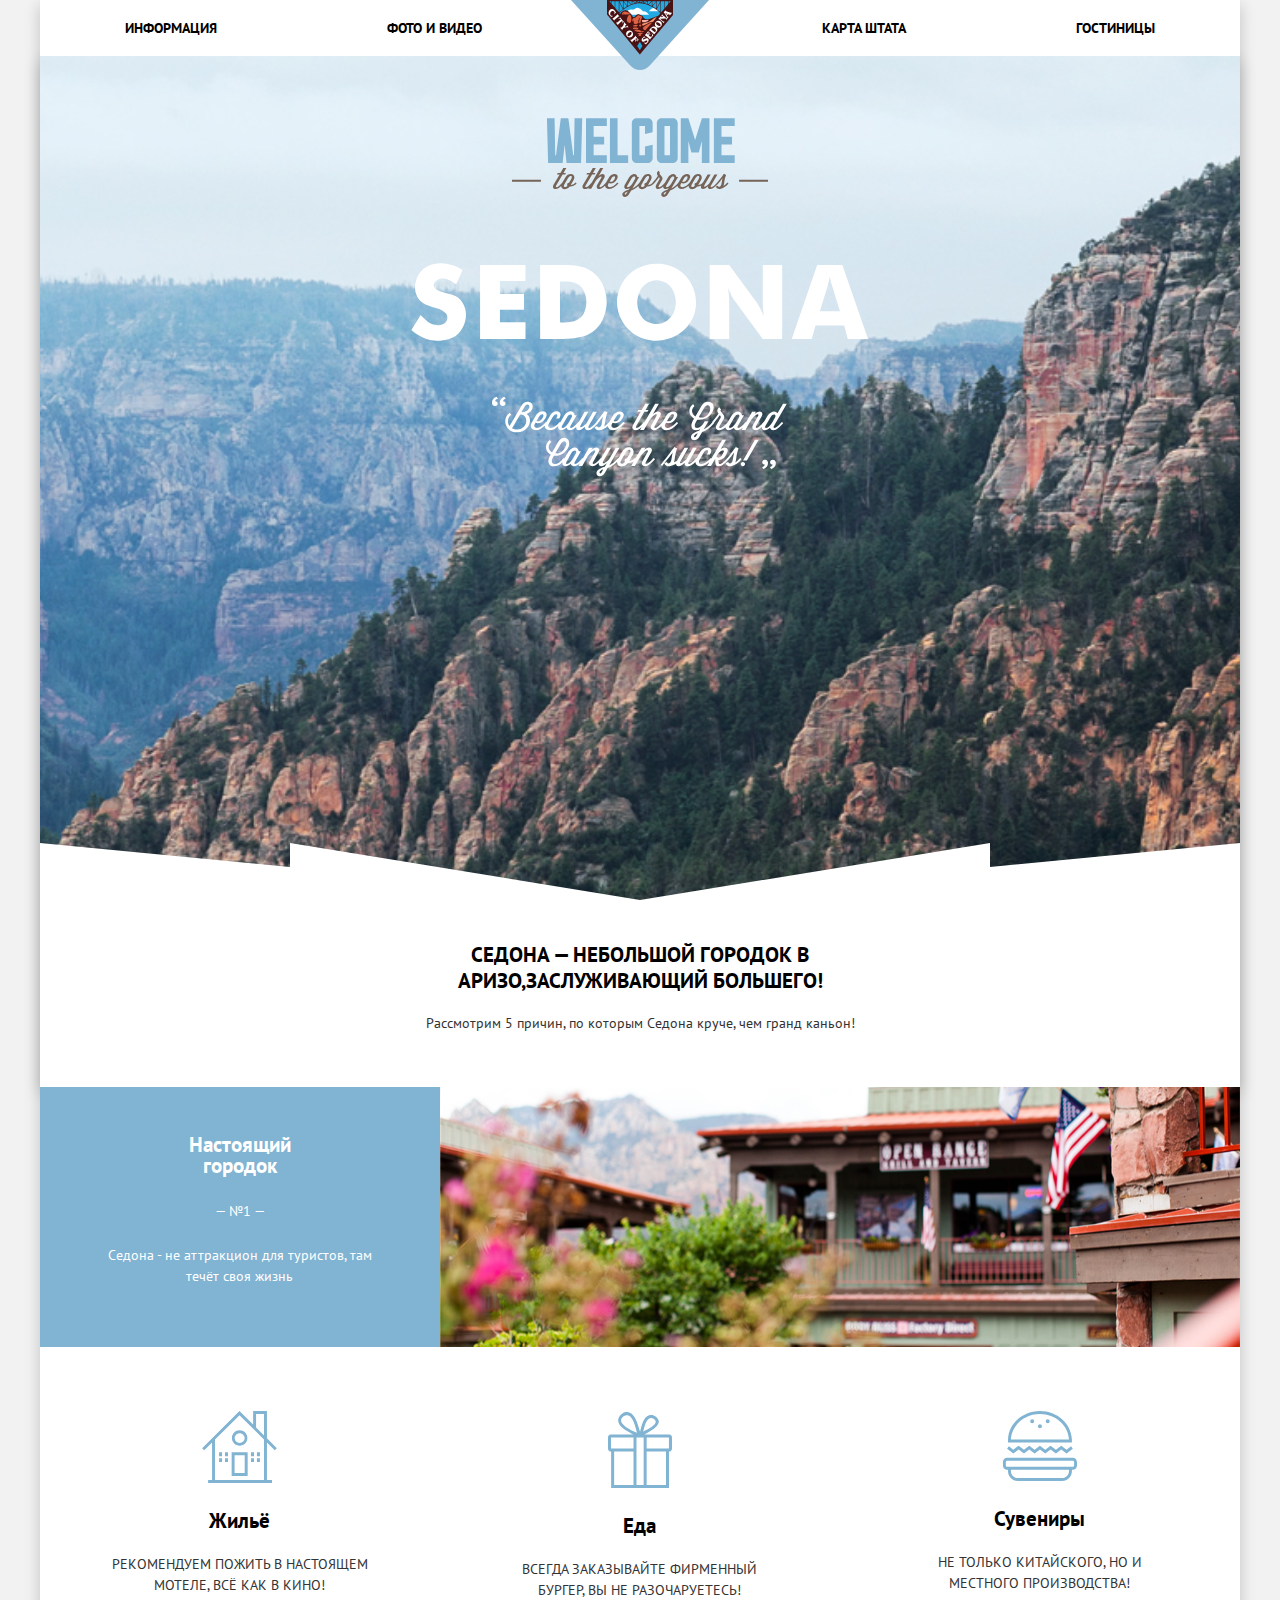
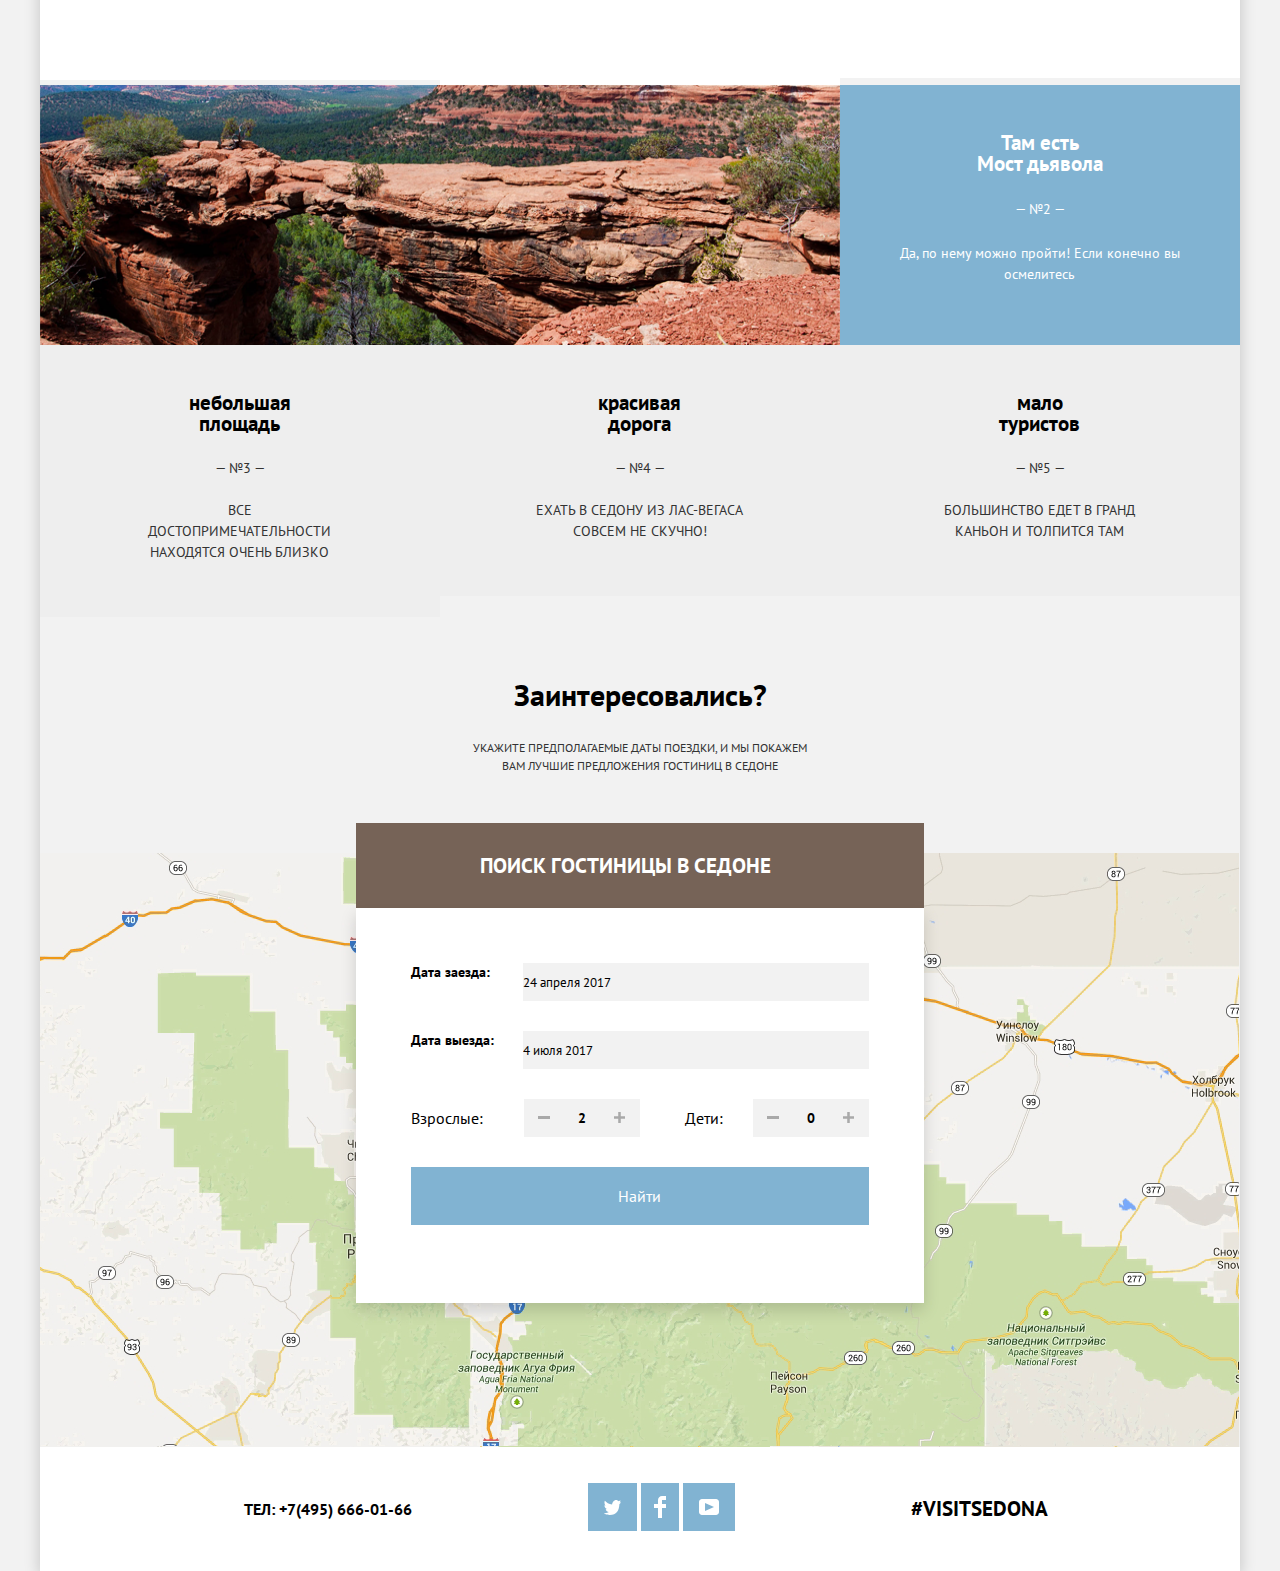
<file: index.html>
<!doctype html>
<html lang="en">
<head>
    <meta charset="UTF-8">
    <meta name="viewport" content="width=device-width, initial-scale=1.0">
    <title>Document</title>
    <link rel="stylesheet" href="css/style.css">
    <link rel="preconnect" href="https://fonts.googleapis.com">
    <link rel="preconnect" href="https://fonts.gstatic.com" crossorigin>
    <link href="https://fonts.googleapis.com/css2?family=PT+Sans:wght@400;700&display=swap" rel="stylesheet">
    <link rel="stylesheet" href="css/media.css">
</head>
<body>
<div class="container">
    <header>
        <div id="header-ul" class="secona-flex">

            <a class="secona-link" href="#">Информация</a>
            <a class="secona-link" href="#foto">Фото и видео</a>
            <span class="secona-link"> </span>
            <a class="secona-link" href="#">Карта штата</a>
            <a class="secona-link" href="hotels.html">Гостиницы</a>
        </div>


        <a class="secona-link" href="#"><img class="logo-img" src="images/logo.svg" alt="logo"></a>

        <button id="mobile-menu" class="burger-menu">
            <img class="menu-burger-white" src="images/burger-blackk.png" alt="menu">
        </button>
    </header>

    <div class="container">
        <div class="hero">
            <div class="sedona-margin">
                <img class="welcome" src="images/shapes.svg" alt="svg">
                <br>
                <img class="logo-sedona" src="images/Shape%20(1).svg" alt="shape">
                <br>
                <img class="sedona-img" src="images/Shape%20(2).svg" alt="sape">
                <img class="block-img" src="images/Shape.svg" alt="group">
            </div>
        </div>

        <div class="white-fon">
            <div class="center-text">
                <div class="sedona-text">Седона — небольшой городок в Аризо,заслуживающий большего!</div>

                <div class="sedona-text2">Рассмотрим 5 причин, по которым Седона круче, чем гранд каньон!</div>
            </div>
        </div>
    </div>

    <div id="foto" class="row">
        <div class="col-33">
            <div class="blue-fon">
                <div class="text-new">Настоящий
                    городок
                </div>
                <p class="p-text">— №1 —</p>
                <p class="p-sedona">Седона - не аттракцион для туристов, там
                    течёт своя жизнь</p>
            </div>
        </div>
        <div class="col-66">
            <img class="col-img" src="images/korea.png" alt="kor">
        </div>

        <div class="col-4">
            <div class="center-home">
                <img class="margin-home" src="images/icon-1.svg" alt="icon">
                <h2>Жильё</h2>
                <p class="text-home">Рекомендуем пожить в настоящем мотеле, всё как в кино!</p>
            </div>
        </div>
        <div class="col-4">
            <div class="center-home">
                <img class="margin-home" src="images/icon-2.svg" alt="icon">
                <h2>Еда</h2>
                <p class="text-home">Всегда заказывайте фирменный бургер, вы не разочаруетесь!</p>
            </div>
        </div>
        <div class="col-4">
            <div class="center-home">
                <img class="margin-home" src="images/icon-3.svg" alt="icon">
                <h2>Сувениры</h2>
                <p class="text-home">Не только китайского, но и местного
                    производства!</p>
            </div>
        </div>

        <div class="col-66">
            <img class="col-img" src="images/gory.png" alt="gor">
        </div>

        <div class="col-33">
            <div class="blue-fon">
                <div class="text-new2">Там есть
                    Мост дьявола
                </div>
                <p class="p-text">— №2 —</p>
                <p class="p-sedona">Да, по нему можно пройти! Если конечно
                    вы осмелитесь</p>
            </div>
        </div>

        <div class="col-4">
            <div class="center-home-2">
                <div class="text-gory">
                    небольшая
                    площадь
                </div>
                <p class="text-p">— №3 —</p>
                <p class="gory-text">все достопримечательности
                    находятся очень близко</p>
            </div>
        </div>
        <div class="col-4">
            <div class="center-home-2">
                <div class="text-gory">
                    красивая
                    дорога
                </div>
                <p class="text-p">— №4 —</p>
                <p class="gory-text">ехать в седону из лас-вегаса совсем
                    не скучно!</p>
            </div>
        </div>
        <div class="col-4">
            <div class="center-home-2">
                <div class="text-gory">
                    мало
                    туристов
                </div>
                <p class="text-p">— №5 —</p>
                <p class="gory-text">большинство едет в гранд каньон
                    и толпится там</p>
            </div>
        </div>
    </div>

    <div class="text-box">

        <div class="interes-text">Заинтересовались?</div>
        <p class="box-text-box">Укажите предполагаемые даты поездки,
            и мы покажем вам лучшие предложения гостиниц в седоне</p>
    </div>

    <div class="map-png">

        <div class="grey-bac">
            <p class="info-text">ПОИСК ГОСТИНИЦЫ В седоне</p>
        </div>
        <div class="input-fon">
            <label class="label-input">Дата заезда:<input class="input-value" value="24 апреля 2017"
                                                          type="text"></label>
            <label class="label-input">Дата выезда:<input class="input-value" value="4 июля 2017" type="text"></label>


            <div class="test">

                <div class="people-button-box">
                    <div class="adults-block">
                        <label for="adult-input">Взрослые:</label>
                        <div class="input-box">
                            <button class="minus" type="button"></button>
                            <input readonly value="2" id="adult-input" type="text">
                            <button class="plus" type="button"></button>
                        </div>


                    </div>

                    <div class="adults-block">
                        <label class="label-child" for="adult-input1">Дети:</label>
                        <div class="input-box">
                            <button class="minus" type="button"></button>
                            <input readonly value="0" id="adult-input1" type="text">
                            <button class="plus" type="button"></button>
                        </div>


                    </div>


                </div>
            </div>


            <button class="buttuon-poisk"> Найти</button>
        </div>
    </div>

    <footer>
        <div class="block-footer-1">

            <a class="tel-href" href="tel:+7(495) 666-01-66">ТЕЛ: +7(495) 666-01-66</a>
            <div>
                <a href="https://twitter.com/?lang=ru"><img class="twiter" src="images/twit.svg" alt="tw"></a>

                <a href="https://www.facebook.com/v6.0/dialog/oauth/read/"><img class="twiter-face"
                                                                                src="images/insta.svg" alt="tw"></a>

                <a href="https://www.youtube.com/"><img class="twiter" src="images/youyube.svg" alt="tw"></a>

            </div>


            <div class="visitsedona">#visitSEDONA</div>


        </div>


    </footer>


</div>
<script src="js/script.js"></script>
</body>
</html>
</file>
<file: css/style.css>
* {
  box-sizing: border-box;
  padding: 0;
  margin: 0;
  font-family: "PT Sans", sans-serif;
}

body {
  background: #F2F2F2;
}

header {
  position: sticky;
  top: 0;
  z-index: 99;
}

.burger-menu {
  display: none;
  background: none;
  border: none;
  width: 80px;
  color: white;
}

.menu-burger-white {
  background: none;
  border: none;
  width: 80px;
  color: white;
}

.container {
  max-width: 1200px;
  margin: 0 auto;
  box-shadow: 0 5px 15px rgba(0, 1, 1, 0.2);
}

.secona-flex {
  background: #FFFFFF;
  display: flex;
}

.secona-link {
  color: #000000;
  font-size: 14px;
  line-height: 26px;
  text-decoration: none;
  padding: 15px 0 15px;
  margin: 0 auto;
  font-weight: bold;
  text-transform: uppercase;
}

.logo-img {
  position: absolute;
  top: 0;
  left: 0;
  right: 0;
  margin: 0 auto;
}

.hero {
  background: url("../images/background-photo.png") center/cover;
  padding: 62px 0 90px;
  height: calc(100vh - 56px);
  position: relative;
}

.sedona-margin {
  text-align: center;
}

.logo-sedona {
  margin-bottom: 62px;
}

.block-img {
  position: absolute;
  bottom: 0;
  left: 0;
  right: 0;
}

.white-fon {
  padding: 42px 0 51px;
  background: #FFFFFF;
}

.sedona-text {
  width: 470px;
  color: #000000;
  font-weight: bold;
  font-size: 21px;
  line-height: 26px;
  margin: 0 auto 16px;
  text-transform: uppercase;
}

.sedona-text2 {
  color: #333333;
  font-size: 14px;
  line-height: 26px;
}

.center-text {
  text-align: center;
  margin: 0 auto;
}

.row {
  display: flex;
  flex-wrap: wrap;
}

.col-33 {
  width: 33.333%;
  background: #81B3D2;
  text-align: center;
}
.col-66 {
  width: 66.666%;
}
.col-4 {
  width: 33.333%;
  padding: -10px;
}

.blue-fon {
  padding: 47px 0 54px;
}

.text-new {
  font-weight: bold;
  font-size: 21px;
  line-height: 21px;
  color: #FFFFFF;
  width: 122px;
  margin: 0 auto 25px;
}

.p-text {
  font-size: 14px;
  line-height: 21px;
  text-align: center;
  text-transform: uppercase;
  color: #FFFFFF;
  margin-bottom: 23px;
}

.p-sedona {
  color: #FFFFFF;
  font-size: 14px;
  line-height: 21px;
  width: 280px;
  margin: 0 auto;
}

.col-img {
  height: 100%;
  width: 100%;
}

.col-4 {
  width: 33.333%;
  padding: -10px;
}

h2 {
  font-weight: bold;
  font-size: 21px;
  color: #000000;
  margin-bottom: 20px;
}

.center-home {
  text-align: center;
  margin: 0 auto;
  padding: 64px 0 84px;
  background: #FFFFFF;
}

.margin-home {
  margin-bottom: 20px;
}

.text-home {
  width: 260px;
  margin: 0 auto;
  font-size: 14px;
  line-height: 21px;
  color: #333333;
  text-transform: uppercase;
}

.text-new2 {
  width: 127px;
  font-weight: bold;
  font-size: 21px;
  color: #FFFFFF;
  line-height: 21px;
  margin: 0 auto 25px;
}

.center-home-2 {
  padding: 47px 0 54px;
  text-align: center;
  margin: 0 auto;
  background: #EEEEEE;
}

.text-gory {
  font-weight: bold;
  font-size: 21px;
  line-height: 21px;
  color: #000000;
  width: 119px;
  margin: 0 auto 25px;
}

.text-p {
  font-size: 14px;
  color: #333333;
  margin-bottom: 23px;
}

.gory-text {
  width: 207px;
  font-size: 14px;
  line-height: 21px;
  color: #333333;
  margin: 0 auto;
  text-transform: uppercase;
}

.text-box {
  margin: 0 auto;
  padding: 58px 0 78px;
}

.interes-text {
  color: #000000;
  font-size: 30px;
  font-weight: bold;
  text-align: center;
  margin-bottom: 25px;
}

.box-text-box {
  font-size: 12px;
  line-height: 18px;
  text-transform: uppercase;
  color: #333333;
  width: 340px;
  text-align: center;
  margin: 0 auto;
}

.map-png {
  background: url("../images/map.png");
  position: relative;
  width: 1199px;
  height: 594px;
}

.grey-bac {
  background: #766357;
  width: 568px;
  height: 86px;
  position: absolute;
  top: -30px;
  right: 0;
  left: 0;
  margin: 0 auto;
}

.info-text {
  font-weight: bold;
  font-size: 21px;
  line-height: 26px;
  text-transform: uppercase;
  color: #FFFFFF;
  padding: 30px 124px;
}

.input-fon {
  background: #FFFFFF;
  box-shadow: 0 7px 15px rgba(0, 1, 1, 0.15);
  width: 568px;
  height: 395px;
  position: absolute;
  left: 0;
  right: 0;
  top: 55px;
  margin: 0 auto;
  padding: 55px;
}

.label-input {
  font-weight: bold;
  font-size: 14px;
  color: #000000;
  width: 100%;
  display: flex;
  justify-content: space-between;
}

.people-button-box {
  justify-content: space-between;
  display: flex;
  margin-bottom: 30px;
  width: 100%;
}
.people-button-box .adults-block {
  display: flex;
  align-items: center;
}
.people-button-box .adults-block .input-box {
  display: flex;
}
.people-button-box .adults-block .input-box input {
  border: none;
  background: #F2F2F2;
  font-weight: bold;
  font-size: 14px;
  line-height: 26px;
  text-align: center;
  text-transform: uppercase;
  width: 36px;
}
.people-button-box .adults-block .input-box input:focus {
  outline: none;
}
.people-button-box .adults-block .input-box button {
  height: 38px;
  width: 40px;
  border: none;
}
.people-button-box .adults-block .input-box button:first-child {
  background: #F2F2F2 url("../images/Rectangle.svg") center no-repeat;
}
.people-button-box .adults-block .input-box button:last-child {
  background: #F2F2F2 url("../images/Union.svg") center no-repeat;
}
.people-button-box .adults-block label {
  display: inline-block;
  min-width: 113px;
}
.people-button-box .adults-block .label-child {
  display: inline-block;
  min-width: 68px;
}

.input-value {
  width: 346px;
  height: 38px;
  background: #F2F2F2;
  margin-bottom: 30px;
  border: none;
}

.input-test {
  padding: 8px;
  border: none;
  width: 36px;
}

.input-test:focus {
  outline: none;
}

.test {
  display: flex;
  align-items: center;
}

footer {
  background: rgba(255, 255, 255, 0.9);
}

.block-footer {
  display: flex;
  justify-content: space-around;
  align-items: center;
  padding: 36px 104px 36px 116px;
}

.visitsedona {
  font-size: 21px;
  font-weight: bold;
  line-height: 26px;
  align-items: center;
  text-align: center;
  text-transform: uppercase;
  color: #000000;
}

.tel-href {
  color: black;
  font-weight: bold;
  font-size: 16px;
  text-decoration: none;
}

.twiter {
  background: #81B3D2;
  padding: 16px;
}

.twiter-face {
  background: #81B3D2;
  padding: 13px;
}

.buttuon-poisk {
  background: #81B3D2;
  width: 458px;
  height: 58px;
  color: #FFFFFF;
  font-size: 16px;
  border: none;
}

/*----------------hotel------*/
.searc {
  background: url("../images/new-list.png") center/cover;
  padding: 26px 72px 31px;
}
.searc-col {
  margin-right: 119px;
}
.searc-title {
  font-weight: bold;
  font-size: 16px;
  text-transform: uppercase;
  color: #FFFFFF;
  margin-bottom: 24px;
}
.searc-row {
  display: flex;
  justify-content: space-between;
}

.chekbox[disabled] + span {
  color: #6A6A6A;
}

.chek-box-text {
  font-size: 14px;
  line-height: 21px;
  text-transform: uppercase;
  color: #FFFFFF;
}

.chekbox {
  margin-bottom: 23px;
  -webkit-appearance: none;
  -moz-appearance: none;
  appearance: none;
}
.chekboxlabel {
  display: flex;
  align-items: center;
}
.chekbox:before {
  content: url("../images/checkbox-off.svg");
  margin-right: 17px;
}
.chekbox:checked::before {
  content: url("../images/checkbox-on.svg");
  margin-right: 10px;
}
.chekbox:disabled::before {
  content: url("../images/checkbox-off-disabled.svg");
}

.pricing-title {
  font-weight: bold;
  font-size: 16px;
  line-height: 21px;
  text-transform: uppercase;
  color: #FFFFFF;
  margin-bottom: 11px;
}

.inputs-box {
  border: 2px solid #FFFFFF;
  border-radius: 2px;
  margin-bottom: 20px;
  position: relative;
}
.inputs-box input {
  background: none;
  border: none;
  padding: 7px;
  text-align: center;
  font-size: 14px;
  line-height: 21px;
  text-transform: uppercase;
  color: #FFFFFF;
}
.inputs-box::after {
  content: "";
  width: 2px;
  height: 22px;
  background: white;
  position: absolute;
  top: 7px;
  left: 0;
  right: 0;
  margin: 0 auto;
}

.noUi-handle:before, .noUi-handle:after {
  background: none;
}

.noUi-horizontal {
  height: 2px;
}

.noUi-target {
  background: white;
  border-radius: 0;
  border: none;
  box-shadow: inset 0 1px 1px #f0f0f0, 0 3px 6px -5px #bbb;
}

.noUi-horizontal .noUi-handle {
  width: 34px;
  height: 28px;
  right: -15px;
  top: -9px;
}

.noUi-handle {
  border: none;
  border-radius: 0;
  background: none;
  box-shadow: none;
}

.noUi-handle:before {
  content: url("../images/button-js.svg");
  position: absolute;
  top: -1px;
  left: 8px;
}

.noUi-connect {
  background: #FFFFFF;
}

.flex-title {
  padding: 30px 73px 30px 73px;
  display: flex;
  align-items: center;
  justify-content: space-between;
  background: white;
}
.flex-title .title-text {
  display: flex;
  align-items: center;
  justify-content: space-between;
}
.flex-title .title-text h3 {
  font-weight: bold;
  font-size: 17px;
  line-height: 26px;
  margin-right: 46px;
}
.flex-title .title-text ul {
  display: flex;
}
.flex-title .title-text li {
  list-style: none;
  color: #000000;
  margin-left: 40px;
  font-size: 12px;
  line-height: 18px;
  display: flex;
  align-items: center;
  text-transform: uppercase;
}
.flex-title .title-text .litgray {
  font-size: 12px;
  line-height: 18px;
  display: flex;
  align-items: center;
  text-transform: uppercase;
  color: #000000;
  mix-blend-mode: normal;
  opacity: 0.3;
}

.flex-mine button {
  background: #81B3D2;
  border: none;
  width: 110px;
  height: 27px;
}
.flex-mine .button-mine {
  background: #766357;
}

.mincraft-flex {
  padding: 30px 73px;
  display: flex;
  justify-content: space-between;
  background: white;
}
.mincraft-flex .mincraft {
  display: flex;
}
.mincraft-flex .mincraft .img-rith {
  margin-right: 29px;
}
.mincraft-flex .mincraft h3 {
  margin-bottom: 7px;
  font-weight: bold;
  font-size: 21px;
  line-height: 26px;
  align-items: center;
  text-transform: uppercase;
  color: #000000;
}
.mincraft-flex .mincraft .p-flex {
  display: flex;
}
.mincraft-flex .mincraft .p-flex p {
  margin-bottom: 18px;
  margin-right: 9px;
}

.zvezd {
  margin-bottom: 47px;
  text-align: right;
}

.raiting {
  width: 110px;
  height: 27px;
  background: #F2F2F2;
  padding: 0 0 10px;
  text-align: center;
}

.footer-2 {
  background: white;
}

.block-footer-1 {
  background: white;
  display: flex;
  justify-content: space-around;
  align-items: center;
  padding: 36px 104px 36px 116px;
}

.burger-menu {
  display: none;
  background: none;
  border: none;
  width: 80px;
  color: white;
}

.menu-burger-white {
  background: none;
  border: none;
  width: 80px;
  color: white;
  position: relative;
  z-index: 999;
}

.secona-link1 {
  display: none;
}

.p-text-link {
  text-transform: uppercase;
  font-size: 14px;
}

/*# sourceMappingURL=style.css.map */
</file>
<file: css/media.css>
@media (max-width: 1200px) {
  .welcome {
    width: 300px;
  }

  .hero {
    padding: 62px 0 90px;
    height: 100%;
    position: relative;
  }

  .block-img {
    max-width: 993px;
  }

  .map-png {
    max-width: 994px;
  }
}
@media (max-width: 992px) {
  .hero {
    max-width: 100%;
    min-height: 100%;
  }

  .map-png {
    width: 100%;
  }

  .block-img {
    width: 100%;
  }

  .p-sedona {
    width: 200px;
  }
}
@media (max-width: 768px) {
  header {
    height: 56px;
    background: white;
    position: sticky;
  }

  .map-png {
    width: 100%;
  }

  .sedona-img {
    width: 370px;
  }

  .hero {
    min-height: 500px;
    max-width: 768px;
  }

  .col-66 {
    width: 66.666%;
  }

  .sedona-text2 {
    font-size: 17px;
  }

  .text-new {
    margin: 0 auto 15px;
  }

  .p-text {
    margin-bottom: 10px;
  }

  .col-4 {
    width: 100%;
  }

  .center-home {
    margin: 0 auto;
    padding: 38px 0 28px;
  }

  .grey-bac {
    width: 435px;
    height: 63px;
  }

  .col-img {
    width: 100%;
  }

  .sedona-img {
    width: 327px;
  }

  .grey-bac {
    top: -8px;
  }

  .info-text {
    font-weight: bold;
    font-size: 19px;
    padding: 21px 84px;
  }

  .burger-menu {
    display: block;
    background: none;
    border: none;
    width: 100px;
  }

  .secona-flex {
    display: none;
  }

  .mobile-menu {
    display: flex;
    position: fixed;
    top: 0;
    left: 0;
    background: url("../images/background-photo.png");
    width: 25vh;
    height: 100vh;
    flex-direction: column;
    justify-content: center;
    align-items: center;
    z-index: 10;
  }

  .secona-link {
    padding: 0;
  }

  .menu-burger-white {
    width: 47px;
    align-items: center;
    display: flex;
    justify-content: center;
    flex-direction: column;
  }

  .buttuon-poisk {
    width: 364px;
    height: 55px;
  }

  .input-value {
    width: 296px;
    height: 38px;
  }

  .input-fon {
    width: 435px;
    height: 395px;
  }

  .people-button-box {
    margin-bottom: 30px;
    width: 100%;
    flex-direction: column;
    align-items: center;
  }

  .people-button-box .adults-block .label-child {
    min-width: 111px;
  }

  .people-button-box .adults-block {
    margin-bottom: 30px;
  }

  .buttuon-poisk {
    width: 364px;
    height: 57px;
    position: absolute;
    left: 0;
    right: 0;
    margin: 0 auto;
    bottom: 14px;
  }

  .block-footer-1 {
    padding: 18px 34px;
  }

  .tel-href {
    font-size: 12px;
  }

  .twiter {
    padding: 10px;
    width: 30px;
  }

  .twiter-face {
    padding: 7px;
    width: 22px;
  }

  .visitsedona {
    font-size: 15px;
  }

  .p-sedona {
    width: 160px;
  }

  .blue-fon {
    padding: 28px 0 25px;
  }

  .col-img {
    width: 100%;
  }
}
@media (max-width: 576px) {
  .logo-img {
    width: 126px;
  }

  .welcome {
    width: 170px;
  }

  .logo-sedona {
    margin-bottom: 36px;
    width: 178px;
  }

  .sedona-img {
    width: 160px;
    height: 117px;
  }

  .hero {
    min-height: 100%;
  }

  .blue-fon {
    padding: 13px 0 14px;
  }

  .sedona-text {
    width: 259px;
    font-size: 15px;
    line-height: 20px;
    margin: 0 auto 8px;
  }

  .sedona-text2 {
    font-size: 12px;
    width: 200px;
    margin: 0 auto;
    line-height: 18px;
  }

  .col-img {
    height: 150px;
    width: 321px;
  }

  .p-sedona {
    width: 200px;
  }

  .text-new {
    margin: 0 auto 11px;
    width: 195px;
  }

  .col-33 {
    width: 100%;
    background: #81B3D2;
    text-align: center;
  }

  .margin-home {
    margin-bottom: 10px;
    width: 70px;
  }

  h2 {
    margin-bottom: 10px;
  }

  .text-home {
    width: 137px;
  }

  .info-text {
    font-weight: bold;
    font-size: 12px;
    padding: 9px 51px;
  }

  .input-fon {
    width: 224px;
    height: 306px;
    padding: 15px;
    display: flex;
    flex-wrap: wrap;
  }

  .people-button-box .adults-block label {
    display: inline-block;
    min-width: 74px;
  }

  .people-button-box .adults-block .label-child {
    min-width: 74px;
  }

  .twiter {
    padding: 7px;
    width: 22px;
  }

  .twiter-face {
    padding: 4px;
    width: 16px;
  }

  .block-footer-1 {
    padding: 4px 4px;
  }

  .visitsedona {
    font-size: 10px;
  }

  .tel-href {
    font-size: 8px;
  }

  .interes-text {
    font-size: 24px;
    margin-bottom: 10px;
  }

  .box-text-box {
    width: 300px;
  }

  .text-box {
    padding: 19px 0 30px;
  }

  .map-png {
    width: 100%;
    height: 400px;
  }

  .menu-burger-white {
    width: 33px;
  }

  .burger-menu {
    width: 67px;
    height: 50px;
  }

  .col-66 {
    width: 100%;
  }

  .col-4 {
    width: 100%;
  }

  .col-img {
    width: 100%;
    height: 170px;
  }

  .input-fon {
    width: 277px;
    height: 306px;
    padding: 15px;
    display: flex;
    flex-wrap: wrap;
  }

  .grey-bac {
    width: 277px;
    height: 45px;
    position: relative;
    top: 10px;
  }

  .buttuon-poisk {
    width: 152px;
    bottom: 12px;
    height: 34px;
  }

  .center-home-2 {
    padding: 25px 0 25px;
  }

  .block-footer-1 {
    padding: 7px 117px;
    display: block;
  }

  .tel-href {
    font-size: 10px;
    margin-left: -21px;
  }

  .visitsedona {
    font-size: 14px;
    margin-left: -24px;
  }

  .people-button-box .adults-block {
    margin-bottom: 19px;
  }
}
@media (max-width: 992px) {
  .searc-col {
    margin-right: 0;
  }
}
@media (max-width: 768px) {
  header {
    height: 56px;
    background: white;
    position: sticky;
  }

  .flex-title {
    padding: 20px 6px 8px 36px;
  }

  .searc {
    padding: 30px 65px 31px;
  }

  .menu-burger-white {
    width: 40px;
    background: none;
    border: none;
  }

  .mobile-menu {
    display: flex;
    position: fixed;
    top: 0;
    left: 0;
    background: #81B3D2;
    width: 40vw;
    height: 100vh;
    flex-direction: column;
    justify-content: center;
    align-items: center;
    z-index: 10;
    color: white;
  }

  .burger-menu {
    display: block;
    background: none;
    border: none;
    width: 100px;
  }

  .secona-link1 {
    background: black;
    border-radius: 30px;
    color: #FFFFFF;
    display: block;
    text-decoration: none;
  }

  .searc-col {
    margin-right: 2px;
  }

  .mincraft-flex {
    padding: 30px 27px;
  }
}
@media (max-width: 576px) {
  .mincraft-flex {
    padding: 26px 18px;
    display: flex;
    justify-content: space-between;
    background: white;
  }

  .searc {
    padding: 2px;
  }

  .mincraft-flex .mincraft h3 {
    margin-bottom: 6px;
    font-weight: bold;
    font-size: 18px;
    line-height: 23px;
    margin-top: 23px;
    width: 189px;
  }

  .mincraft-flex .mincraft {
    display: flex;
    flex-wrap: wrap;
    margin-bottom: 15px;
    width: 100%;
  }

  .block-footer {
    display: block;
    align-items: center;
    padding: 36px 104px 36px 116px;
    margin-top: 5px;
  }

  .tel-href {
    font-size: 14px;
    margin-left: -50px;
  }

  .visitsedona {
    font-size: 16px;
    margin-left: -24px;
  }

  .flex-title {
    display: block;
    align-items: center;
    flex-flow: row-reverse;
    background: white;
  }

  .flex-title .title-text {
    display: block;
  }

  .flex-title .title-text ul {
    display: block;
    padding: 0 50px;
  }

  .searc {
    background: url(../images/new-list.png) center/cover;
    padding: 25px 16px 31px;
  }

  .button-mine {
    margin-top: 5px;
  }

  .pricing-input {
    width: 100%;
  }

  .searc-title {
    font-size: 14px;
    margin-bottom: 15px;
    align-items: center;
  }

  .searc-col {
    display: inline-block;
    margin-right: 0;
  }

  .inputs-box {
    border: 2px solid #FFFFFF;
    border-radius: 2px;
    margin-bottom: 20px;
    position: relative;
    width: 100%;
    display: flex;
  }

  .chek-box-text {
    display: table-caption;
  }

  .chekbox[disabled] + span {
    display: unset;
  }

  .inputs-box::after {
    display: none;
  }

  .inputs-box input {
    border: none;
    background: none;
    padding: 0;
    text-align: center;
    font-size: 14px;
    line-height: 21px;
    text-transform: uppercase;
    color: #FFFFFF;
  }

  .inputs-box {
    border: 2px solid #FFFFFF;
    border-radius: 2px;
    margin-bottom: 20px;
    position: relative;
    display: flex;
    width: 100%;
  }

  .noUi-target {
    width: 73%;
  }
}

/*# sourceMappingURL=media.css.map */
</file>
